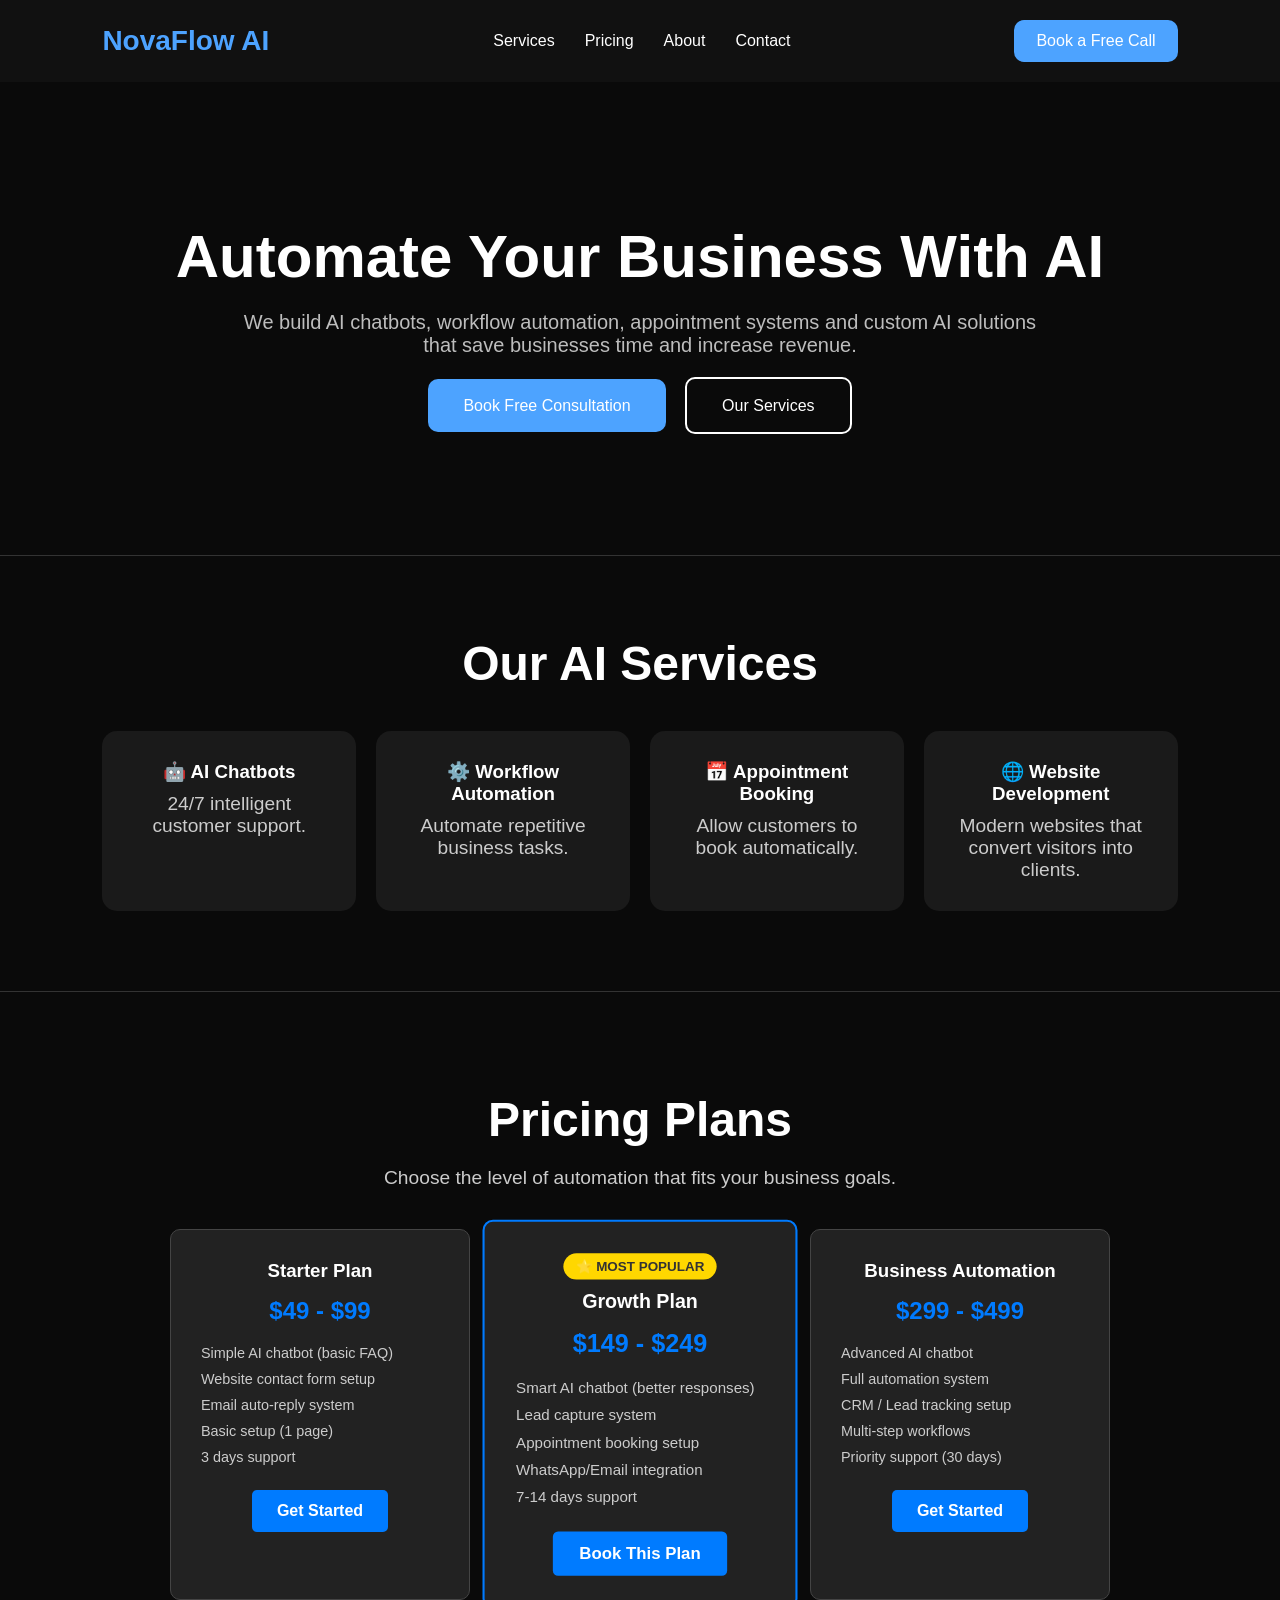
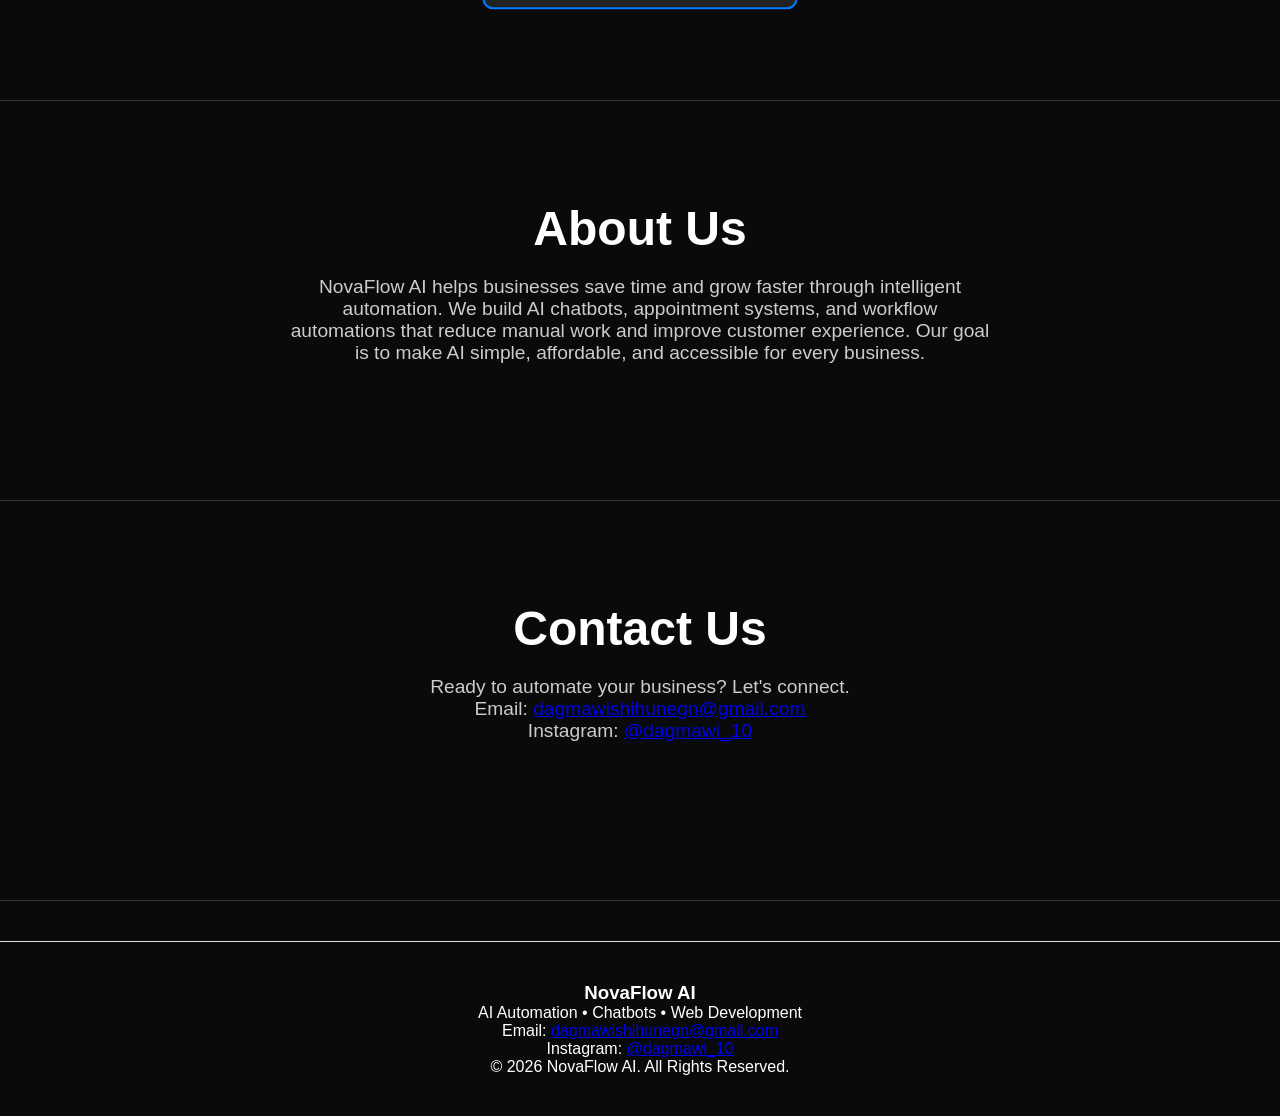
<file: index.html>
<!DOCTYPE html>
<html lang="en">
<head>
    <meta charset="UTF-8">
    <link rel="stylesheet" href="style.css">
    <title>NovaFlow AI</title>
</head>
<body>

    <!-- Navigation -->
    <nav class="navbar">
        <div class="logo">NovaFlow AI</div>
        <ul class="nav-links">
            <li><a href="#services">Services</a></li>
            <li><a href="#pricing">Pricing</a></li>
            <li><a href="#about">About</a></li>
            <li><a href="#contact">Contact</a></li>
        </ul>
        <a href="#contact" class="nav-btn">Book a Free Call</a>
    </nav>

    <!-- Hero Section -->
    <section class="hero">
        <h1>Automate Your Business With AI</h1>
        <p>We build AI chatbots, workflow automation, appointment systems and custom AI solutions that save businesses time and increase revenue.</p>
        <div class="hero-buttons">
            <a href="#contact" class="primary-btn">Book Free Consultation</a>
            <a href="#services" class="secondary-btn">Our Services</a>
        </div>
    </section>

    <!-- Services Section -->
    <section id="services">
        <h2>Our AI Services</h2>
        <div class="cards">
            <div class="card"><h3>🤖 AI Chatbots</h3><p>24/7 intelligent customer support.</p></div>
            <div class="card"><h3>⚙️ Workflow Automation</h3><p>Automate repetitive business tasks.</p></div>
            <div class="card"><h3>📅 Appointment Booking</h3><p>Allow customers to book automatically.</p></div>
            <div class="card"><h3>🌐 Website Development</h3><p>Modern websites that convert visitors into clients.</p></div>
        </div>
    </section>

    <!-- Pricing Section -->
    <section id="pricing">
        <h2>Pricing Plans</h2>
        <p>Choose the level of automation that fits your business goals.</p>
        <div class="pricing-container">
            <div class="price-card">
                <h3>Starter Plan</h3>
                <p class="price">$49 - $99</p>
                <ul>
                    <li>Simple AI chatbot (basic FAQ)</li>
                    <li>Website contact form setup</li>
                    <li>Email auto-reply system</li>
                    <li>Basic setup (1 page)</li>
                    <li>3 days support</li>
                </ul>
                <a href="https://t.me/Dr_doom098?text=Hi, I would like to purchase the Starter Plan" class="btn">Get Started</a>
            </div>
            
            <div class="price-card main-card">
                <span class="badge">⭐ Most Popular</span>
                <h3>Growth Plan</h3>
                <p class="price">$149 - $249</p>
                <ul>
                    <li>Smart AI chatbot (better responses)</li>
                    <li>Lead capture system</li>
                    <li>Appointment booking setup</li>
                    <li>WhatsApp/Email integration</li>
                    <li>7-14 days support</li>
                </ul>
                <a href="https://t.me/Dr_doom098?text=Hi, I would like to purchase the Growth Plan" class="btn">Book This Plan</a>
            </div>
            
            <div class="price-card">
                <h3>Business Automation</h3>
                <p class="price">$299 - $499</p>
                <ul>
                    <li>Advanced AI chatbot</li>
                    <li>Full automation system</li>
                    <li>CRM / Lead tracking setup</li>
                    <li>Multi-step workflows</li>
                    <li>Priority support (30 days)</li>
                </ul>
                <a href="https://t.me/Dr_doom098?text=Hi, I would like to purchase the Business Automation Plan" class="btn">Get Started</a>
            </div>
        </div>
    </section>
   
   <!-- About Section -->
    <section id="about">
        <h2>About Us</h2>
        <p>NovaFlow AI helps businesses save time and grow faster through intelligent automation. We build AI chatbots, appointment systems, and workflow automations that reduce manual work and improve customer experience. Our goal is to make AI simple, affordable, and accessible for every business.</p>
    </section>

   <section id="contact">
    <h2>Contact Us</h2>
    <p>Ready to automate your business? Let's connect.</p>
    <p>Email: <a href="mailto:dagmawishihunegn@gmail.com">dagmawishihunegn@gmail.com</a></p>
    <p>Instagram: <a href="https://www.instagram.com/dagmawi_10" target="_blank">@dagmawi_10</a></p>
</section>
  
    <!-- PASTE THE FOOTER CODE HERE, RIGHT BEFORE THE </body> TAG -->
    <footer style="text-align: center; padding: 40px; border-top: 1px solid #ddd; margin-top: 40px;">
        <h3>NovaFlow AI</h3>
        <p>AI Automation • Chatbots • Web Development</p>
        <p>Email: <a href="mailto:dagmawishihunegn@gmail.com">dagmawishihunegn@gmail.com</a></p>
        <p>Instagram: <a href="https://www.instagram.com/dagmawi_10" target="_blank">@dagmawi_10</a></p>
        <p>&copy; 2026 NovaFlow AI. All Rights Reserved.</p>
    </footer>

</body> 
</html>
</file>
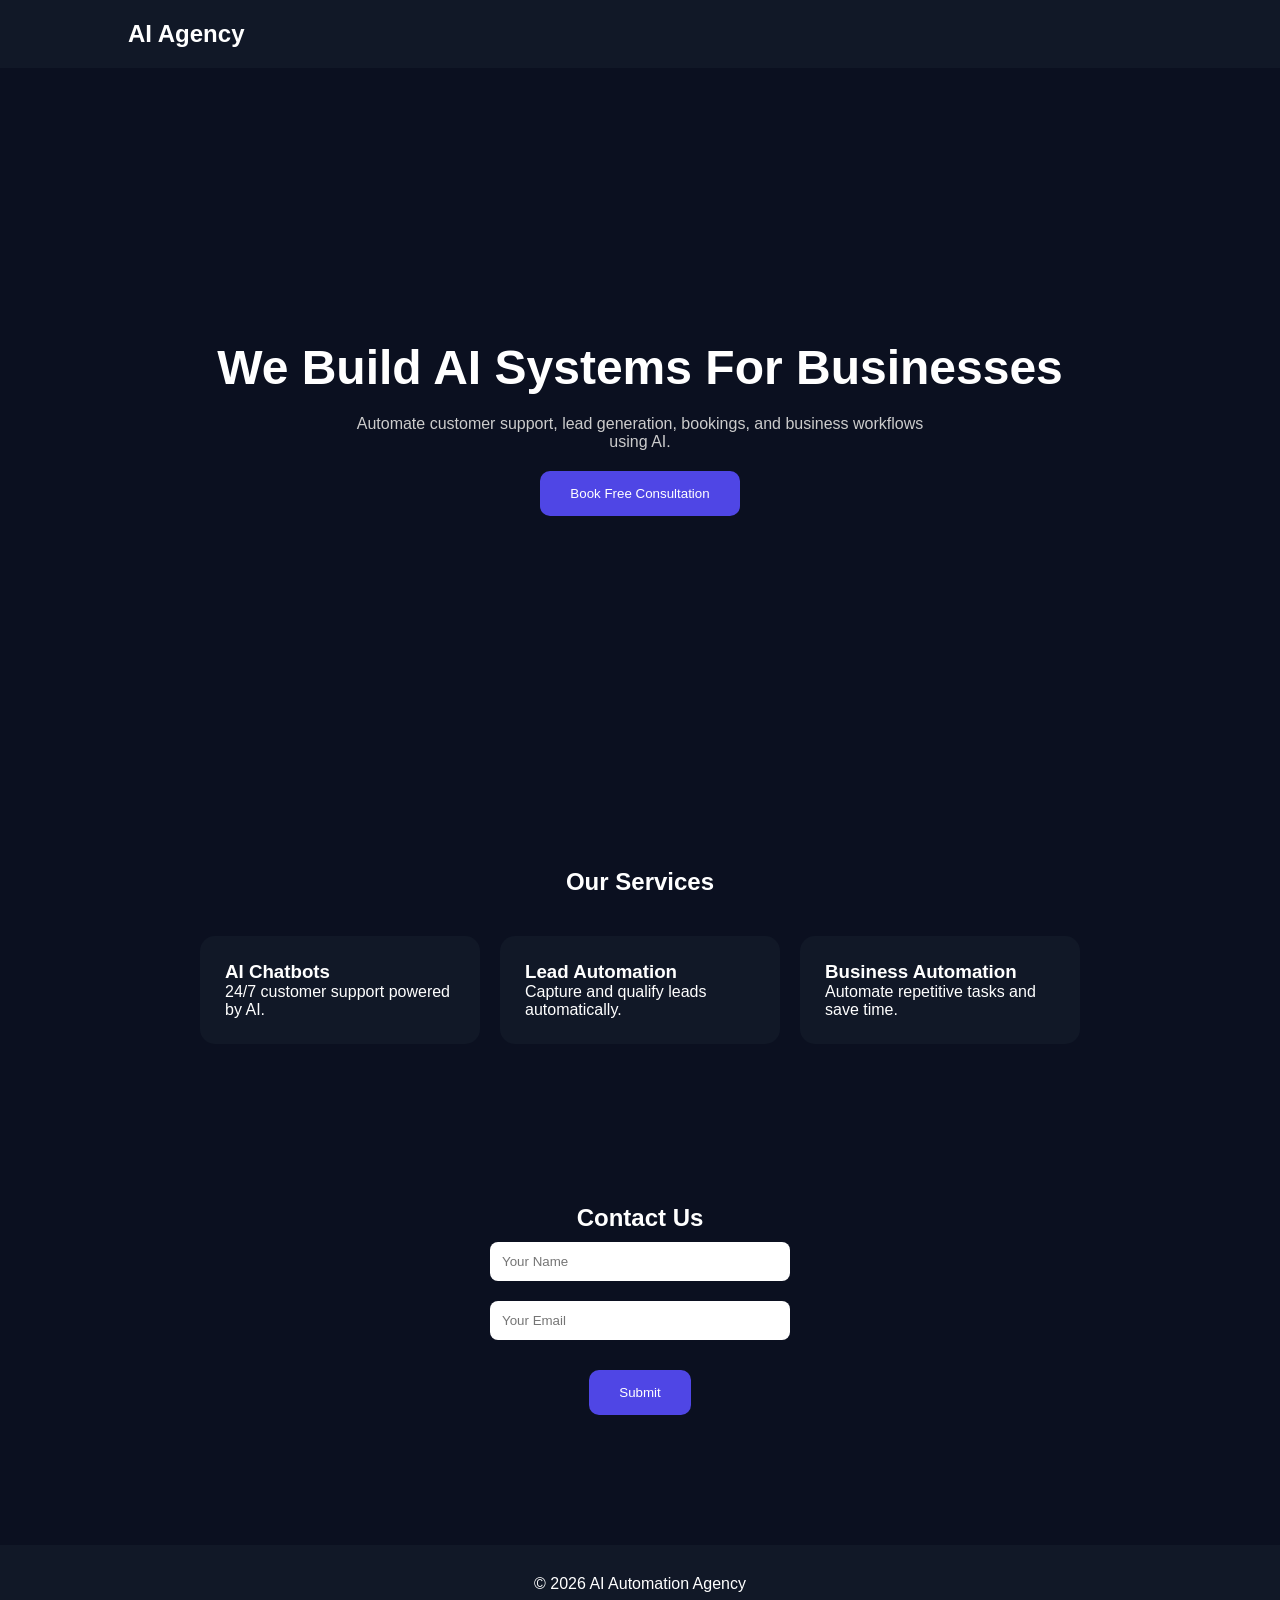
<file: index.html.html>
<!DOCTYPE html>
<html lang="en">
<head>
<meta charset="UTF-8">
<meta name="viewport" content="width=device-width, initial-scale=1.0">
<title>AI Automation Agency</title>

<style>
*{
margin:0;
padding:0;
box-sizing:border-box;
font-family:Arial,sans-serif;
}

body{
background:#0b1020;
color:white;
}

nav{
display:flex;
justify-content:space-between;
padding:20px 10%;
background:#111827;
}

.hero{
height:80vh;
display:flex;
flex-direction:column;
justify-content:center;
align-items:center;
text-align:center;
padding:20px;
}

.hero h1{
font-size:3rem;
margin-bottom:20px;
}

.hero p{
max-width:600px;
color:#ccc;
}

.btn{
margin-top:20px;
padding:15px 30px;
background:#4f46e5;
border:none;
color:white;
border-radius:10px;
cursor:pointer;
}

.services{
padding:80px 10%;
}

.services h2{
text-align:center;
margin-bottom:40px;
}

.cards{
display:flex;
gap:20px;
flex-wrap:wrap;
justify-content:center;
}

.card{
background:#111827;
padding:25px;
border-radius:15px;
width:280px;
}

.contact{
padding:80px 10%;
text-align:center;
}

input{
padding:12px;
width:300px;
max-width:90%;
margin:10px;
border:none;
border-radius:8px;
}

footer{
text-align:center;
padding:30px;
background:#111827;
margin-top:50px;
}
</style>
</head>
<body>

<nav>
<h2>AI Agency</h2>
</nav>

<section class="hero">
<h1>We Build AI Systems For Businesses</h1>
<p>Automate customer support, lead generation, bookings, and business workflows using AI.</p>
<button class="btn">Book Free Consultation</button>
</section>

<section class="services">
<h2>Our Services</h2>

<div class="cards">

<div class="card">
<h3>AI Chatbots</h3>
<p>24/7 customer support powered by AI.</p>
</div>

<div class="card">
<h3>Lead Automation</h3>
<p>Capture and qualify leads automatically.</p>
</div>

<div class="card">
<h3>Business Automation</h3>
<p>Automate repetitive tasks and save time.</p>
</div>

</div>
</section>

<section class="contact">
<h2>Contact Us</h2>

<input type="text" placeholder="Your Name"><br>
<input type="email" placeholder="Your Email"><br>

<button class="btn">Submit</button>
</section>

<footer>
© 2026 AI Automation Agency
</footer>

</body>
</html>
</file>
<file: style.css>
/* General Reset */
* {
    margin: 0;
    padding: 0;
    box-sizing: border-box;
    font-family: 'Arial', sans-serif;
}

body {
    background-color: #0a0a0a;
    color: white;
}

/* Navbar */
.navbar {
    display: flex;
    justify-content: space-between;
    align-items: center;
    padding: 20px 8%;
    background: #111;
    position: sticky;
    top: 0;
    z-index: 1000;
}

.logo {
    font-size: 28px;
    font-weight: bold;
    color: #4da3ff;
}

.nav-links {
    display: flex;
    gap: 30px;
    list-style: none;
}

.nav-links a {
    color: white;
    text-decoration: none;
    transition: .3s;
}

.nav-links a:hover {
    color: #4da3ff;
}

.nav-btn {
    background: #4da3ff;
    color: white;
    padding: 12px 22px;
    border-radius: 10px;
    text-decoration: none;
}

/* Hero Section */
.hero {
    padding: 140px 20px;
    text-align: center;
}

.hero h1 {
    font-size: 60px;
    margin-bottom: 20px;
}

.hero p {
    font-size: 20px;
    max-width: 800px;
    margin: auto;
    color: #bdbdbd;
}

.hero-buttons {
    margin-top: 40px;
}

.primary-btn {
    background: #4da3ff;
    padding: 18px 35px;
    border-radius: 10px;
    color: white;
    text-decoration: none;
    margin-right: 15px;
}

.secondary-btn {
    border: 2px solid white;
    padding: 18px 35px;
    border-radius: 10px;
    color: white;
    text-decoration: none;
}

/* Services Section */
#services {
    padding: 80px 8%;
    text-align: center;
}

.cards {
    display: grid;
    grid-template-columns: repeat(auto-fit, minmax(250px, 1fr));
    gap: 20px;
    margin-top: 40px;
}

.card {
    background: #1a1a1a;
    padding: 30px;
    border-radius: 15px;
    transition: 0.3s;
}

.card:hover {
    transform: translateY(-10px);
    border: 1px solid #4da3ff;
}

.card h3 {
    margin-bottom: 10px;
}
/* Add this to style.css to space out your sections */
section {
    padding: 100px 10%;
    min-height: 400px;
    text-align: center;
    border-bottom: 1px solid #333; /* Adds a subtle line between sections */
}

/* Style for the headings in each section */
section h2 {
    font-size: 3rem;
    margin-bottom: 20px;
    color: #fff;
}

/* Style for the text in each section */
section p {
    font-size: 1.2rem;
    color: #ccc;
    max-width: 700px;
    margin: 0 auto;
}
/* Pricing Section Styles */
.pricing-container {
    display: flex;
    justify-content: center;
    gap: 20px;
    margin-top: 40px;
    flex-wrap: wrap;
}

.price-card {
    background: #222; /* Dark background for the card */
    padding: 30px;
    border-radius: 10px;
    width: 300px;
    border: 1px solid #444;
    color: white;
    text-align: center;
}

.main-card {
    border: 2px solid #007bff; /* Highlight for the middle plan */
    transform: scale(1.05);
}

.price {
    font-size: 1.5rem;
    font-weight: bold;
    color: #007bff;
    margin: 15px 0;
}

.price-card ul {
    list-style: none;
    text-align: left;
    margin-top: 20px;
    padding: 0;
}

.price-card ul li {
    margin-bottom: 10px;
    color: #ccc;
    font-size: 0.9rem;
}

.badge {
    background-color: #ffd700;
    color: #333;
    padding: 5px 12px;
    border-radius: 20px;
    font-weight: bold;
    font-size: 0.8rem;
    display: inline-block;
    margin-bottom: 10px;
    text-transform: uppercase;
}

.btn {
    display: inline-block;
    padding: 12px 25px;
    background-color: #007bff;
    color: white;
    text-decoration: none;
    border-radius: 5px;
    font-weight: bold;
    margin-top: 15px;
    transition: background 0.3s;
}

.btn:hover {
    background-color: #0056b3;
}
</file>
